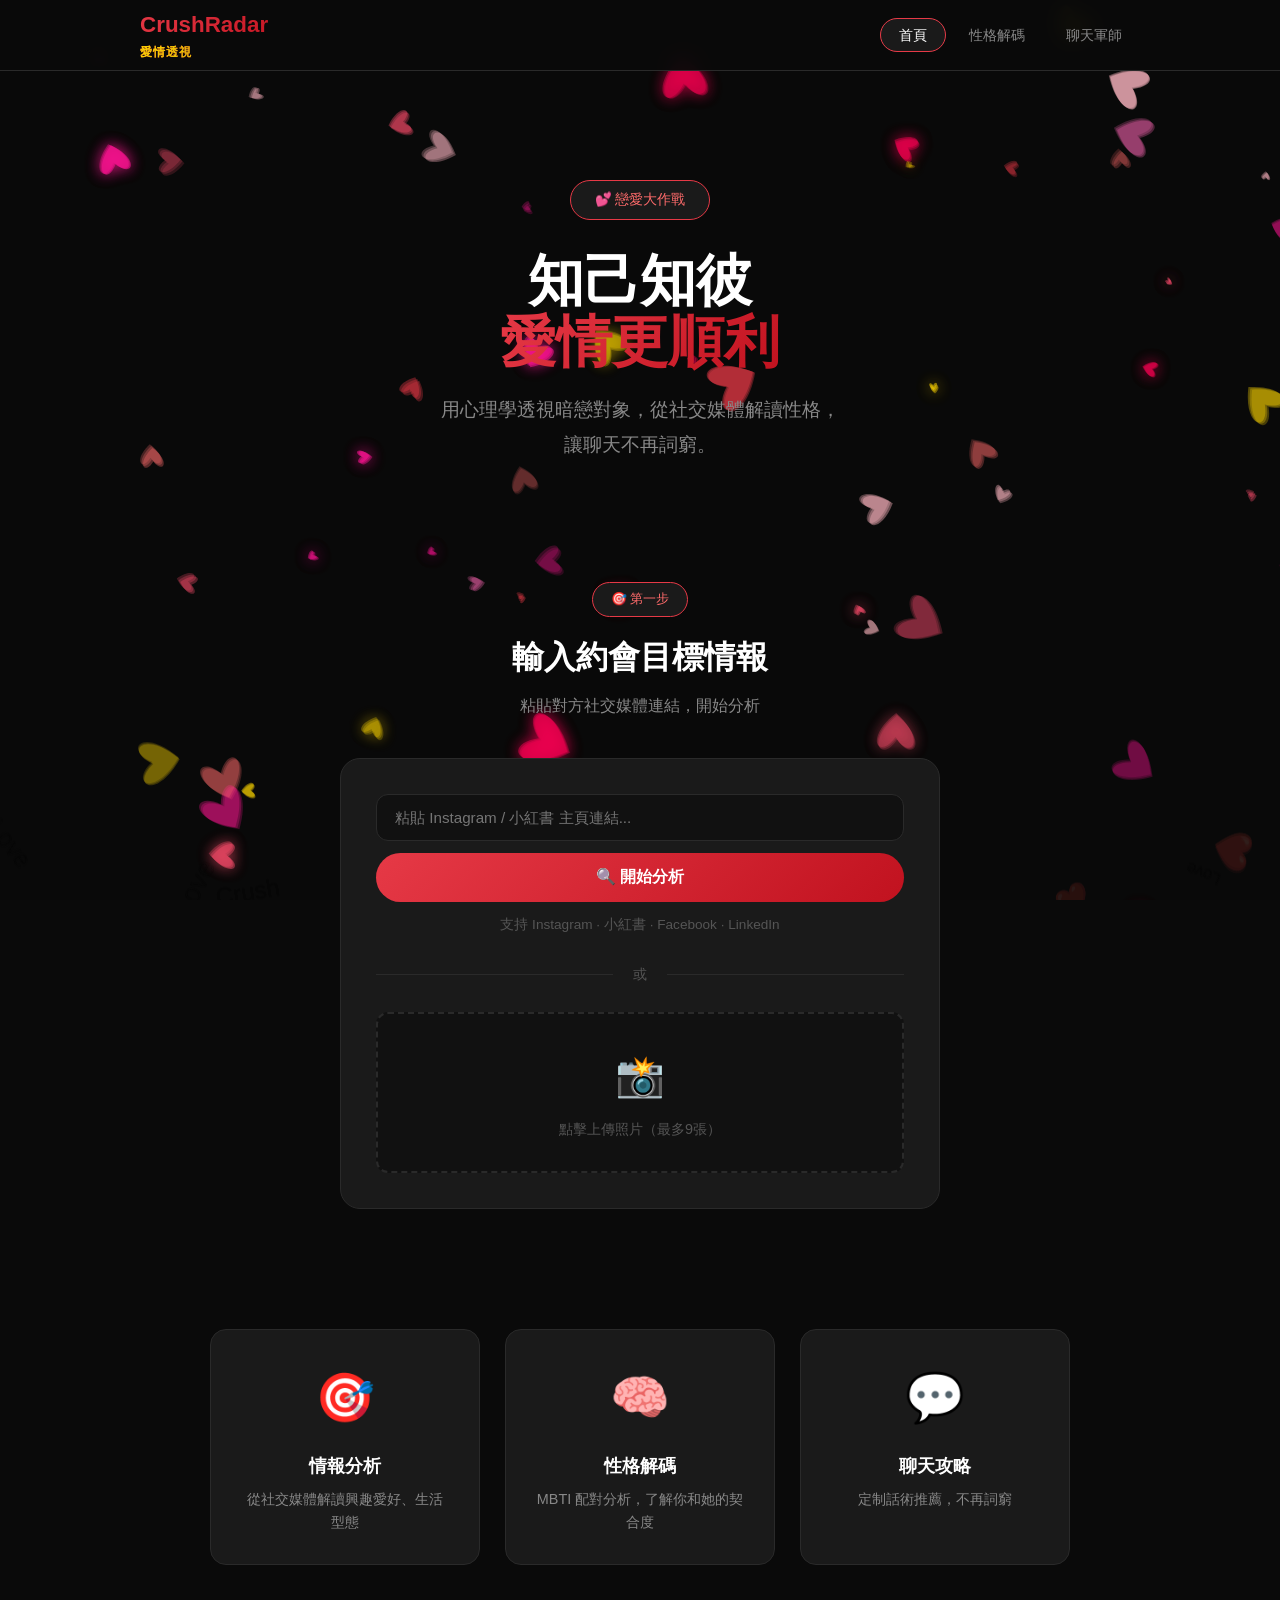
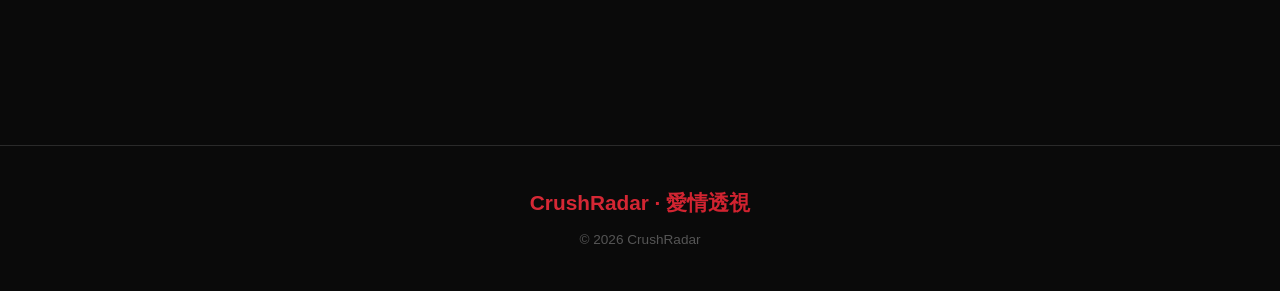
<file: index.html>
<!DOCTYPE html>
<html lang="zh-TW">
<head>
    <meta charset="UTF-8">
    <meta name="viewport" content="width=device-width, initial-scale=1.0">
    <title>CrushRadar · 愛情透視</title>
    <link rel="stylesheet" href="css/style.css">
</head>
<body>

    <!-- 爱心画布背景 -->
    <canvas id="heart-canvas"></canvas>

    <!-- 导航 -->
    <nav class="navbar">
        <div class="nav-container">
            <div class="nav-logo">
                CrushRadar
                <span>愛情透視</span>
            </div>
            <ul class="nav-menu">
                <li><a href="index.html" class="active">首頁</a></li>
                <li><a href="personality.html">性格解碼</a></li>
                <li><a href="chat.html">聊天軍師</a></li>
            </ul>
        </div>
    </nav>

    <!-- 主页内容 -->
    <div class="landing-container">

        <!-- Hero区 -->
        <section class="hero">
            <div class="hero-content">
                <div class="hero-tag">💕 戀愛大作戰</div>
                <h1 class="hero-title">
                    知己知彼<br>
                    <span class="highlight">愛情更順利</span>
                </h1>
                <p class="hero-subtitle">
                    用心理學透視暗戀對象，從社交媒體解讀性格，<br>
                    讓聊天不再詞窮。
                </p>
            </div>
        </section>

        <!-- 情报输入区 -->
        <section class="intel-section">
            <div class="section-header">
                <div class="section-tag">🎯 第一步</div>
                <h2>輸入約會目標情報</h2>
                <p>粘貼對方社交媒體連結，開始分析</p>
            </div>

            <div class="intel-input-card">
                <!-- 社交链接输入 -->
                <div class="input-group">
                    <input
                        type="url"
                        id="social-link-input"
                        placeholder="粘貼 Instagram / 小紅書 主頁連結..."
                        autocomplete="off"
                    >
                    <button id="analyze-btn" class="btn-primary">🔍 開始分析</button>
                </div>
                <p class="input-hint">支持 Instagram · 小紅書 · Facebook · LinkedIn</p>

                <!-- 分隔符 -->
                <div class="or-divider"><span>或</span></div>

                <!-- 图片上传 -->
                <div id="upload-area" class="upload-area">
                    <div class="upload-icon">📸</div>
                    <p>點擊上傳照片（最多9張）</p>
                </div>
                <input type="file" id="file-input" multiple accept="image/*" style="display: none;">
            </div>
        </section>

        <!-- 情报结果展示 -->
        <section class="result-section" id="result-section" style="display: none;">
            <div class="result-card">
                <h3>📊 情報分析報告</h3>

                <div class="result-grid">
                    <div class="result-item">
                        <div class="result-icon">🎮</div>
                        <div class="result-label">興趣圖譜</div>
                        <div class="result-value" id="result-interests">健身 · 咖啡 · 旅行</div>
                    </div>
                    <div class="result-item">
                        <div class="result-icon">🌡️</div>
                        <div class="result-label">情感溫度</div>
                        <div class="result-value" id="result-emotion">空窗期</div>
                    </div>
                    <div class="result-item">
                        <div class="result-icon">🗺️</div>
                        <div class="result-label">活動範圍</div>
                        <div class="result-value" id="result-location">港島區</div>
                    </div>
                    <div class="result-item">
                        <div class="result-icon">📡</div>
                        <div class="result-label">溝通風格</div>
                        <div class="result-value" id="result-comm">間接型</div>
                    </div>
                </div>

                <div class="result-actions">
                    <a href="personality.html" class="btn-primary">🧠 前往性格解碼 →</a>
                </div>
            </div>
        </section>

        <!-- 功能介绍 -->
        <section class="features-section">
            <div class="feature-card">
                <div class="feature-icon">🎯</div>
                <h3>情報分析</h3>
                <p>從社交媒體解讀興趣愛好、生活型態</p>
            </div>
            <div class="feature-card">
                <div class="feature-icon">🧠</div>
                <h3>性格解碼</h3>
                <p>MBTI 配對分析，了解你和她的契合度</p>
            </div>
            <div class="feature-card">
                <div class="feature-icon">💬</div>
                <h3>聊天攻略</h3>
                <p>定制話術推薦，不再詞窮</p>
            </div>
        </section>

    </div>

    <footer>
        <div class="footer-content">
            <div class="footer-logo">CrushRadar · 愛情透視</div>
            <p class="footer-copy">© 2026 CrushRadar</p>
        </div>
    </footer>

    <script src="js/hearts.js"></script>
    <script src="js/dating-intel.js"></script>
</body>
</html>
</file>
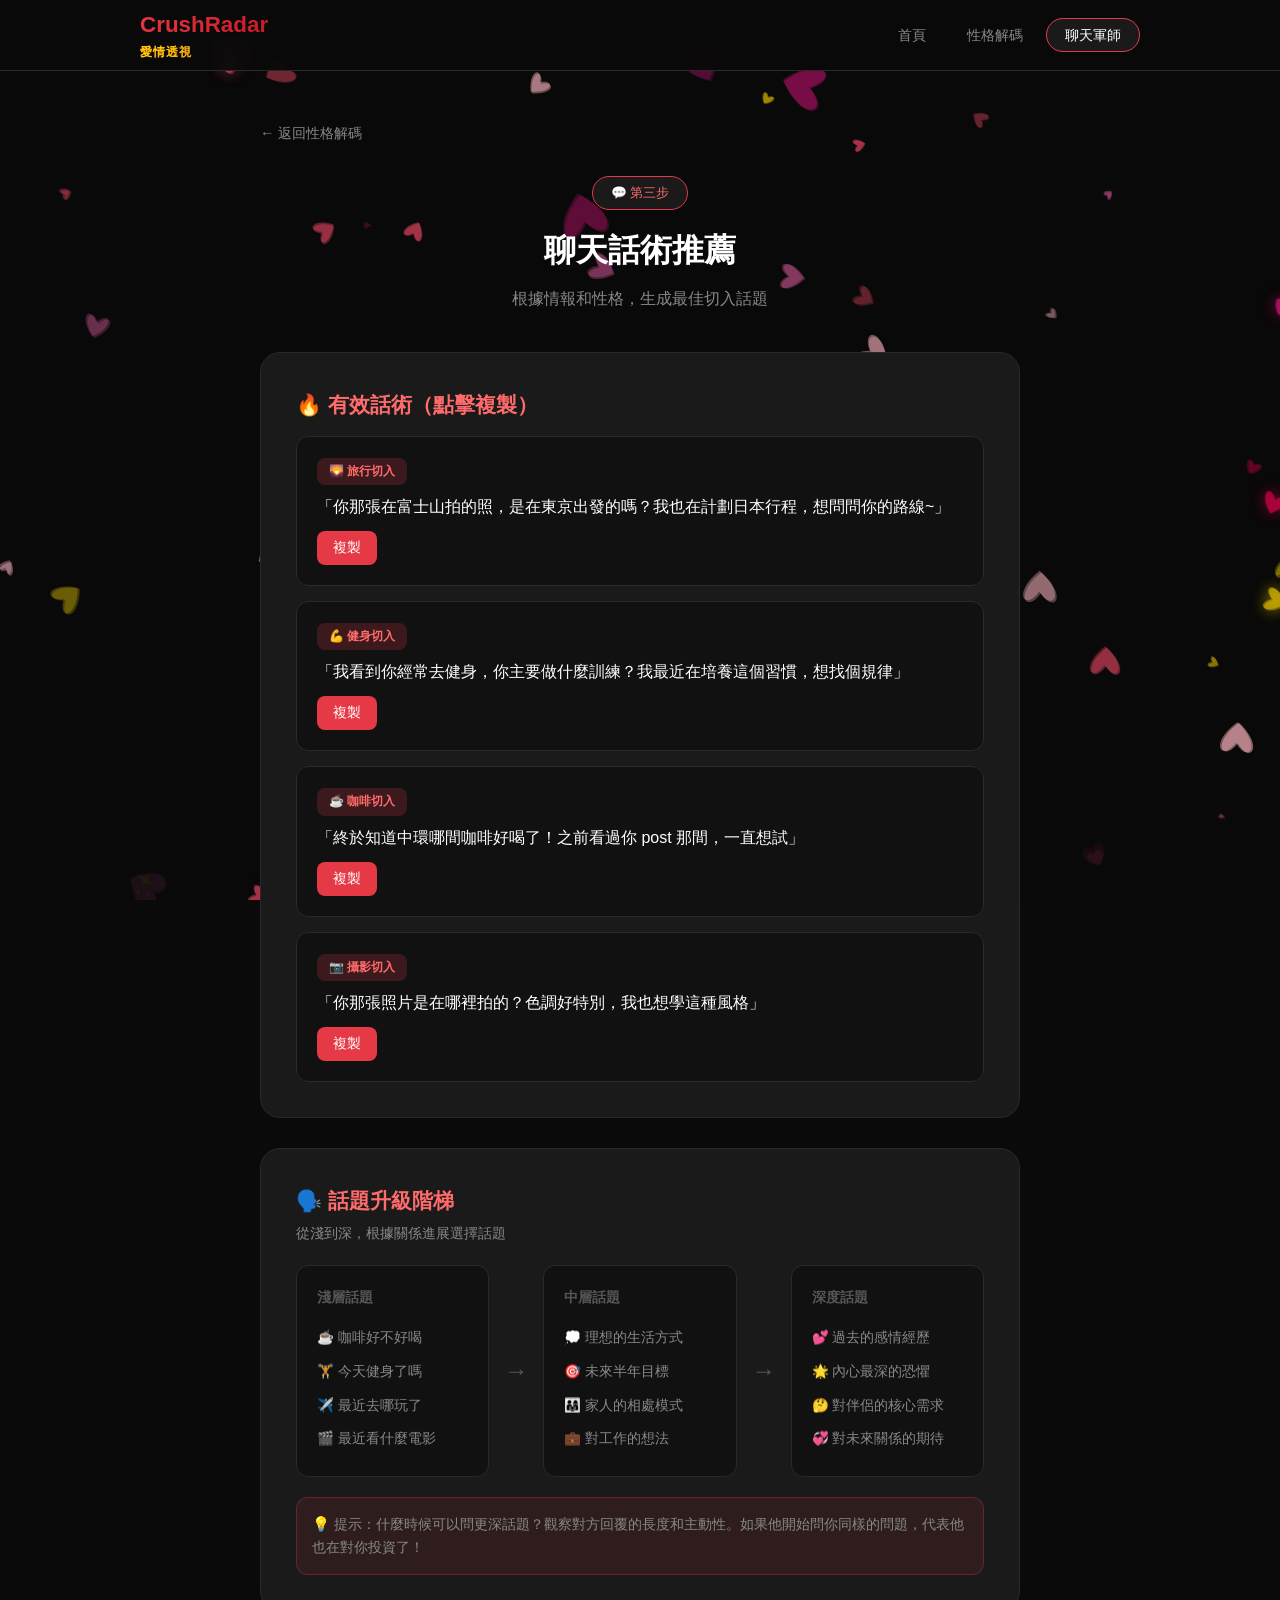
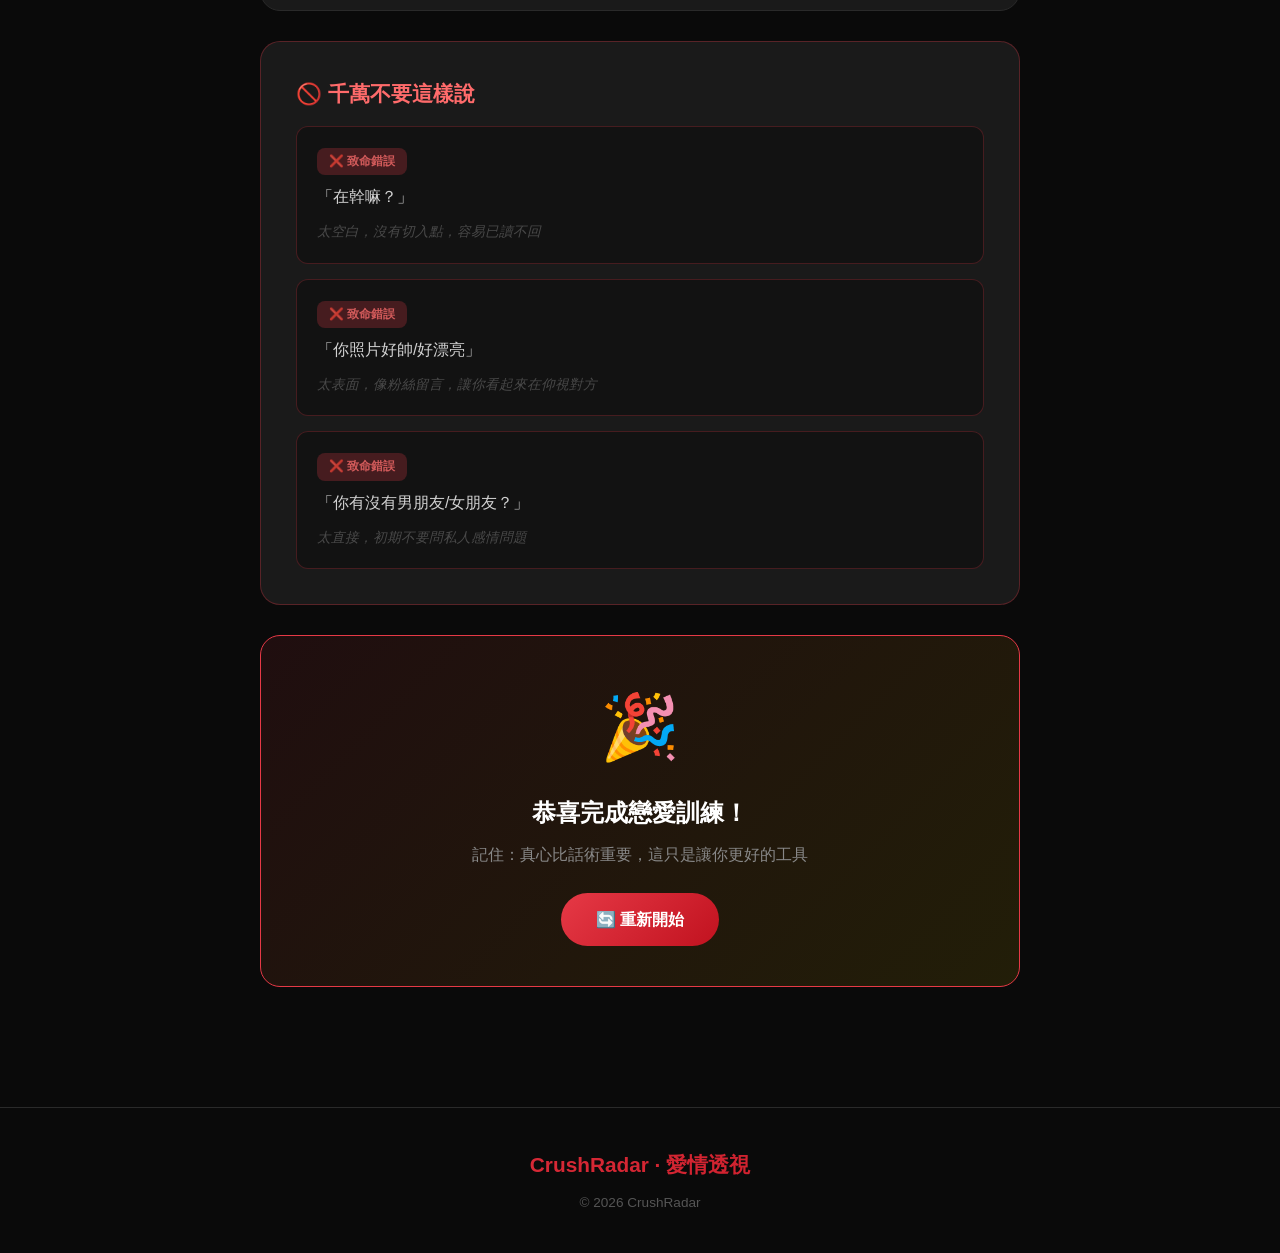
<file: chat.html>
<!DOCTYPE html>
<html lang="zh-TW">
<head>
    <meta charset="UTF-8">
    <meta name="viewport" content="width=device-width, initial-scale=1.0">
    <title>聊天軍師 — CrushRadar</title>
    <link rel="stylesheet" href="css/style.css">
</head>
<body>

    <!-- 爱心画布背景 -->
    <canvas id="heart-canvas"></canvas>

    <!-- 导航 -->
    <nav class="navbar">
        <div class="nav-container">
            <div class="nav-logo">
                CrushRadar
                <span>愛情透視</span>
            </div>
            <ul class="nav-menu">
                <li><a href="index.html">首頁</a></li>
                <li><a href="personality.html">性格解碼</a></li>
                <li><a href="chat.html" class="active">聊天軍師</a></li>
            </ul>
        </div>
    </nav>

    <div class="content-section">

        <div class="back-nav">
            <a href="personality.html" class="back-link">← 返回性格解碼</a>
        </div>

        <div class="section-header">
            <div class="section-tag">💬 第三步</div>
            <h2>聊天話術推薦</h2>
            <p>根據情報和性格，生成最佳切入話題</p>
        </div>

        <!-- 话题分类 -->
        <div class="sub-section">
            <h3>🔥 有效話術（點擊複製）</h3>

            <div class="script-list">
                <div class="script-item" data-text="「你那張在富士山拍的照，是在東京出發的嗎？我也在計劃日本行程，想問問你的路線~」">
                    <span class="script-tag">🌄 旅行切入</span>
                    <p>「你那張在富士山拍的照，是在東京出發的嗎？我也在計劃日本行程，想問問你的路線~」</p>
                    <button class="copy-btn">複製</button>
                </div>

                <div class="script-item" data-text="「我看到你經常去健身，你主要做什麼訓練？我最近在培養這個習慣，想找個規律」">
                    <span class="script-tag">💪 健身切入</span>
                    <p>「我看到你經常去健身，你主要做什麼訓練？我最近在培養這個習慣，想找個規律」</p>
                    <button class="copy-btn">複製</button>
                </div>

                <div class="script-item" data-text="「終於知道中環哪間咖啡好喝了！之前看過你 post 那間，一直想試」">
                    <span class="script-tag">☕ 咖啡切入</span>
                    <p>「終於知道中環哪間咖啡好喝了！之前看過你 post 那間，一直想試」</p>
                    <button class="copy-btn">複製</button>
                </div>

                <div class="script-item" data-text="「你那張照片是在哪裡拍的？色調好特別，我也想學這種風格」">
                    <span class="script-tag">📷 攝影切入</span>
                    <p>「你那張照片是在哪裡拍的？色調好特別，我也想學這種風格」</p>
                    <button class="copy-btn">複製</button>
                </div>
            </div>
        </div>

        <!-- 话题升级阶梯 -->
        <div class="sub-section">
            <h3>🗣️ 話題升級階梯</h3>
            <p class="section-hint">從淺到深，根據關係進展選擇話題</p>

            <div class="ladder-container">
                <div class="ladder-level">
                    <div class="ladder-header">淺層話題</div>
                    <ul>
                        <li>☕ 咖啡好不好喝</li>
                        <li>🏋️ 今天健身了嗎</li>
                        <li>✈️ 最近去哪玩了</li>
                        <li>🎬 最近看什麼電影</li>
                    </ul>
                </div>
                <div class="ladder-arrow">→</div>
                <div class="ladder-level">
                    <div class="ladder-header">中層話題</div>
                    <ul>
                        <li>💭 理想的生活方式</li>
                        <li>🎯 未來半年目標</li>
                        <li>👨‍👩‍👧 家人的相處模式</li>
                        <li>💼 對工作的想法</li>
                    </ul>
                </div>
                <div class="ladder-arrow">→</div>
                <div class="ladder-level">
                    <div class="ladder-header">深度話題</div>
                    <ul>
                        <li>💕 過去的感情經歷</li>
                        <li>🌟 內心最深的恐懼</li>
                        <li>🤔 對伴侶的核心需求</li>
                        <li>💞 對未來關係的期待</li>
                    </ul>
                </div>
            </div>

            <div class="ladder-tip">
                💡 提示：什麼時候可以問更深話題？觀察對方回覆的長度和主動性。如果他開始問你同樣的問題，代表他也在對你投資了！
            </div>
        </div>

        <!-- 要避免的话 -->
        <div class="sub-section avoid-section">
            <h3>🚫 千萬不要這樣說</h3>

            <div class="script-list avoid">
                <div class="script-item avoid">
                    <span class="script-tag danger">❌ 致命錯誤</span>
                    <p>「在幹嘛？」</p>
                    <span class="avoid-reason">太空白，沒有切入點，容易已讀不回</span>
                </div>

                <div class="script-item avoid">
                    <span class="script-tag danger">❌ 致命錯誤</span>
                    <p>「你照片好帥/好漂亮」</p>
                    <span class="avoid-reason">太表面，像粉絲留言，讓你看起來在仰視對方</span>
                </div>

                <div class="script-item avoid">
                    <span class="script-tag danger">❌ 致命錯誤</span>
                    <p>「你有沒有男朋友/女朋友？」</p>
                    <span class="avoid-reason">太直接，初期不要問私人感情問題</span>
                </div>
            </div>
        </div>

        <!-- 完成提示 -->
        <div class="complete-section">
            <div class="complete-icon">🎉</div>
            <h3>恭喜完成戀愛訓練！</h3>
            <p>記住：真心比話術重要，這只是讓你更好的工具</p>
            <a href="index.html" class="btn-primary">🔄 重新開始</a>
        </div>

    </div>

    <footer>
        <div class="footer-content">
            <div class="footer-logo">CrushRadar · 愛情透視</div>
            <p class="footer-copy">© 2026 CrushRadar</p>
        </div>
    </footer>

    <script src="js/hearts.js"></script>
    <script>
    (function() {
        'use strict';

        // 复制功能
        document.querySelectorAll('.copy-btn').forEach(function(btn) {
            btn.addEventListener('click', function() {
                const text = this.closest('.script-item').getAttribute('data-text');

                navigator.clipboard.writeText(text).then(function() {
                    btn.textContent = '✅ 已複製';
                    btn.style.background = 'var(--gold)';

                    // 爱心爆发
                    if (window.heartBurst) {
                        const rect = btn.getBoundingClientRect();
                        window.heartBurst(rect.left + rect.width / 2, rect.top, 10);
                    }

                    setTimeout(function() {
                        btn.textContent = '複製';
                        btn.style.background = '';
                    }, 2000);
                }).catch(function() {
                    btn.textContent = '❌ 失敗';
                    setTimeout(function() {
                        btn.textContent = '複製';
                    }, 2000);
                });
            });
        });

        // 滚动显示动画
        const observer = new IntersectionObserver(function(entries) {
            entries.forEach(function(entry) {
                if (entry.isIntersecting) {
                    entry.target.classList.add('visible');
                }
            });
        }, { threshold: 0.1 });

        document.querySelectorAll('.sub-section').forEach(function(section) {
            observer.observe(section);
        });

    })();
    </script>
</body>
</html>
</file>
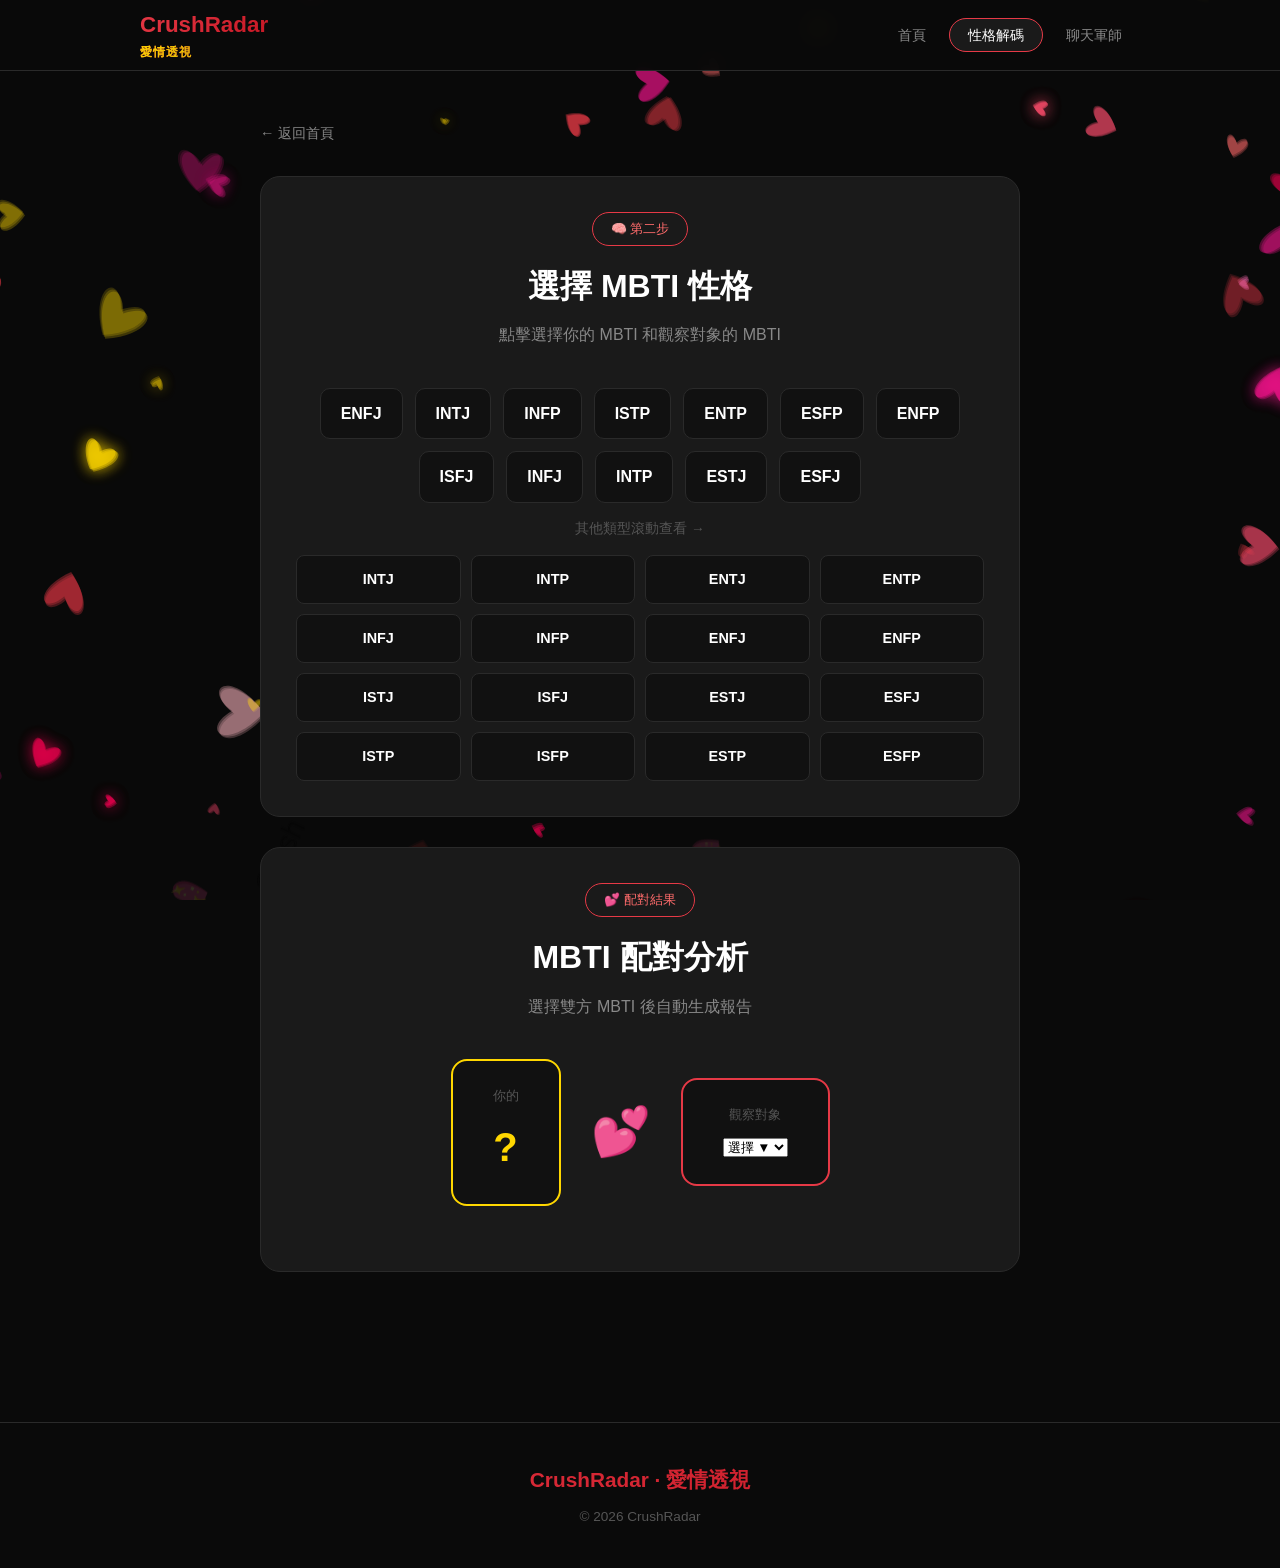
<file: personality.html>
<!DOCTYPE html>
<html lang="zh-TW">
<head>
    <meta charset="UTF-8">
    <meta name="viewport" content="width=device-width, initial-scale=1.0">
    <title>性格解碼 — CrushRadar</title>
    <link rel="stylesheet" href="css/style.css">
</head>
<body>

    <!-- 爱心画布背景 -->
    <canvas id="heart-canvas"></canvas>

    <!-- 导航 -->
    <nav class="navbar">
        <div class="nav-container">
            <div class="nav-logo">
                CrushRadar
                <span>愛情透視</span>
            </div>
            <ul class="nav-menu">
                <li><a href="index.html">首頁</a></li>
                <li><a href="personality.html" class="active">性格解碼</a></li>
                <li><a href="chat.html">聊天軍師</a></li>
            </ul>
        </div>
    </nav>

    <div class="content-section">

        <div class="back-nav">
            <a href="index.html" class="back-link">← 返回首頁</a>
        </div>

        <!-- MBTI选择 -->
        <div class="sub-section">
            <div class="section-header">
                <div class="section-tag">🧠 第二步</div>
                <h2>選擇 MBTI 性格</h2>
                <p>點擊選擇你的 MBTI 和觀察對象的 MBTI</p>
            </div>

            <!-- 简化版MBTI网格（只显示8种常见类型） -->
            <div class="mbti-simple-grid">
                <div class="mbti-btn" data-mbti="ENFJ">ENFJ</div>
                <div class="mbti-btn" data-mbti="INTJ">INTJ</div>
                <div class="mbti-btn" data-mbti="INFP">INFP</div>
                <div class="mbti-btn" data-mbti="ISTP">ISTP</div>
                <div class="mbti-btn" data-mbti="ENTP">ENTP</div>
                <div class="mbti-btn" data-mbti="ESFP">ESFP</div>
                <div class="mbti-btn" data-mbti="ENFP">ENFP</div>
                <div class="mbti-btn" data-mbti="ISFJ">ISFJ</div>
                <div class="mbti-btn" data-mbti="INFJ">INFJ</div>
                <div class="mbti-btn" data-mbti="INTP">INTP</div>
                <div class="mbti-btn" data-mbti="ESTJ">ESTJ</div>
                <div class="mbti-btn" data-mbti="ESFJ">ESFJ</div>
            </div>

            <p class="mbti-more-hint">其他類型滾動查看 →</p>

            <!-- 完整MBTI网格 -->
            <div class="mbti-full-grid">
                <div class="mbti-type" data-mbti="INTJ">INTJ</div>
                <div class="mbti-type" data-mbti="INTP">INTP</div>
                <div class="mbti-type" data-mbti="ENTJ">ENTJ</div>
                <div class="mbti-type" data-mbti="ENTP">ENTP</div>
                <div class="mbti-type" data-mbti="INFJ">INFJ</div>
                <div class="mbti-type" data-mbti="INFP">INFP</div>
                <div class="mbti-type" data-mbti="ENFJ">ENFJ</div>
                <div class="mbti-type" data-mbti="ENFP">ENFP</div>
                <div class="mbti-type" data-mbti="ISTJ">ISTJ</div>
                <div class="mbti-type" data-mbti="ISFJ">ISFJ</div>
                <div class="mbti-type" data-mbti="ESTJ">ESTJ</div>
                <div class="mbti-type" data-mbti="ESFJ">ESFJ</div>
                <div class="mbti-type" data-mbti="ISTP">ISTP</div>
                <div class="mbti-type" data-mbti="ISFP">ISFP</div>
                <div class="mbti-type" data-mbti="ESTP">ESTP</div>
                <div class="mbti-type" data-mbti="ESFP">ESFP</div>
            </div>
        </div>

        <!-- 配对分析 -->
        <div class="sub-section" id="match-section">
            <div class="section-header">
                <div class="section-tag">💕 配對結果</div>
                <h2>MBTI 配對分析</h2>
                <p>選擇雙方 MBTI 後自動生成報告</p>
            </div>

            <!-- 选择显示 -->
            <div class="match-display">
                <div class="match-box user">
                    <span class="match-label">你的</span>
                    <span class="match-value" id="user-mbti">?</span>
                </div>
                <div class="match-heart">💕</div>
                <div class="match-box crush">
                    <span class="match-label">觀察對象</span>
                    <select id="crush-mbti-select">
                        <option value="">選擇 ▼</option>
                        <option value="INTJ">INTJ</option>
                        <option value="INTP">INTP</option>
                        <option value="ENTJ">ENTJ</option>
                        <option value="ENTP">ENTP</option>
                        <option value="INFJ">INFJ</option>
                        <option value="INFP">INFP</option>
                        <option value="ENFJ">ENFJ</option>
                        <option value="ENFP">ENFP</option>
                        <option value="ISTJ">ISTJ</option>
                        <option value="ISFJ">ISFJ</option>
                        <option value="ESTJ">ESTJ</option>
                        <option value="ESFJ">ESFJ</option>
                        <option value="ISTP">ISTP</option>
                        <option value="ISFP">ISFP</option>
                        <option value="ESTP">ESTP</option>
                        <option value="ESFP">ESFP</option>
                    </select>
                </div>
            </div>

            <!-- 配对报告 -->
            <div id="match-report" class="match-report" style="display: none;">
                <div class="match-score">
                    <div class="score-circle">
                        <span id="score-value">--</span>
                        <span class="score-label">%</span>
                    </div>
                    <div class="score-title" id="score-title">相配度</div>
                </div>

                <div class="match-cards">
                    <div class="match-card sweet">
                        <h4>💕 甜蜜點</h4>
                        <ul id="sweet-points"></ul>
                    </div>
                    <div class="match-card warning">
                        <h4>⚠️ 警戒線</h4>
                        <ul id="warning-points"></ul>
                    </div>
                    <div class="match-card tips">
                        <h4>💡 攻略提示</h4>
                        <ul id="tips-points"></ul>
                    </div>
                    <div class="match-card date">
                        <h4>🎯 適合約會</h4>
                        <ul id="date-points"></ul>
                    </div>
                </div>
            </div>

            <!-- 继续按钮 -->
            <div class="continue-actions" style="display: none;" id="continue-actions">
                <a href="chat.html" class="btn-primary">💬 前往聊天攻略 →</a>
            </div>
        </div>

    </div>

    <footer>
        <div class="footer-content">
            <div class="footer-logo">CrushRadar · 愛情透視</div>
            <p class="footer-copy">© 2026 CrushRadar</p>
        </div>
    </footer>

    <script src="js/hearts.js"></script>
    <script>
    (function() {
        'use strict';

        // 配对数据
        const matchData = {
            'ENFJ-INFP': { score: 92, title: '🌟 天作之合', sweet: ['雙方都是理想主義者', 'ENFJ 帶動 INFP 行動力', '喜歡深度交流'], warning: ['ENFJ 太快表達情感', 'INFP 需要獨處時間'], tips: ['不要急確認關係', '尊重對方節奏', '書面訊息更安心'], date: ['安靜咖啡店深聊', '看展覽、聽音樂', '夜間散步'] },
            'ENFP-INTJ': { score: 88, title: '💫 靈魂伴侶', sweet: ['互補型組合', '一起探索可能性', 'INTJ 欣賞 ENFP 熱情'], warning: ['INTJ 需要獨處', 'ENFP 怕被束縛'], tips: ['給彼此空間', '發揮各自優勢', '多溝通'], date: ['創意活動', '旅行探索', '咖啡廳聊天'] },
            'INFJ-ENFP': { score: 85, title: '💘 理想拍檔', sweet: ['深度連接', 'INFJ 引導 ENFP', '共同追尋意義'], warning: ['雙方都不擅長處理衝突', '容易過度理想化'], tips: ['主動表達感受', '學會接受批評', '保持耐心'], date: ['藝術展覽', '深夜長談', '自然風景'] },
            'ENTJ-INFP': { score: 83, title: '💕 相輔相成', sweet: ['ENTJ 彌補 INFP 執行力', '共同成長型', '尊重彼此'], warning: ['ENTJ 過於強勢', 'INFP 容易受傷'], tips: ['ENTJ 放慢腳步', '多聆聽 INFP 感受'], date: ['安靜餐廳', '博物館', '海邊漫步'] },
            'ISFJ-ESFP': { score: 82, title: '💖 溫馨組合', sweet: ['ISFJ 照顧 ESFP', 'ESFP 帶來樂趣', '慢熱但穩定'], warning: ['ESFP 愛熱鬧', 'ISFJ 需要安靜'], tips: ['平衡社交和獨處', 'ISFJ 勇敢表達需求'], date: ['户外活動', '音樂節', '家庭聚會'] },
            'default': { score: 75, title: '💕 潛力組合', sweet: ['需要時間磨合', '發揮各自優勢', '多了解對方'], warning: ['相處時間不足', '需要更多溝通'], tips: ['保持開放心态', '勇於嘗試新事物', '多創造共同回憶'], date: ['咖啡廳見面', '一起做活動', '日常相處'] }
        };

        let userMBTI = null;

        // MBTI按钮点击
        document.querySelectorAll('.mbti-btn, .mbti-type').forEach(function(btn) {
            btn.addEventListener('click', function() {
                const mbti = this.getAttribute('data-mbti');

                // 清除其他选中
                document.querySelectorAll('.mbti-btn, .mbti-type').forEach(b => b.classList.remove('selected'));

                // 高亮选中
                this.classList.add('selected');
                userMBTI = mbti;

                // 更新显示
                document.getElementById('user-mbti').textContent = mbti;

                // 如果对方MBTI也选了，显示报告
                const crushMBTI = document.getElementById('crush-mbti-select').value;
                if (crushMBTI) {
                    showMatchReport(userMBTI, crushMBTI);
                }
            });
        });

        // 对方MBTI选择
        document.getElementById('crush-mbti-select').addEventListener('change', function() {
            if (userMBTI && this.value) {
                showMatchReport(userMBTI, this.value);
            }
        });

        // 显示配对报告
        function showMatchReport(m1, m2) {
            const key = m1 + '-' + m2;
            const revKey = m2 + '-' + m1;
            const data = matchData[key] || matchData[revKey] || matchData['default'];

            // 显示报告区域
            document.getElementById('match-report').style.display = 'block';
            document.getElementById('continue-actions').style.display = 'block';

            // 更新分数
            document.getElementById('score-value').textContent = data.score;
            document.getElementById('score-title').textContent = data.title;

            // 更新列表
            document.getElementById('sweet-points').innerHTML = data.sweet.map(s => '<li>✨ ' + s + '</li>').join('');
            document.getElementById('warning-points').innerHTML = data.warning.map(w => '<li>⚠️ ' + w + '</li>').join('');
            document.getElementById('tips-points').innerHTML = data.tips.map(t => '<li>💡 ' + t + '</li>').join('');
            document.getElementById('date-points').innerHTML = data.date.map(d => '<li>🎯 ' + d + '</li>').join('');

            // 滚动到报告
            document.getElementById('match-report').scrollIntoView({ behavior: 'smooth', block: 'center' });

            // 触发爱心爆发
            if (window.heartBurst) {
                window.heartBurst(window.innerWidth / 2, window.innerHeight / 2, 20);
            }
        }

    })();
    </script>
</body>
</html>
</file>
<file: css/style.css>
/**
 * CrushRadar - Simplified Theme
 * 简化版样式表
 */

:root {
    --bg-primary: #0a0a0a;
    --bg-secondary: #111111;
    --bg-card: #1a1a1a;
    --border: #2a2a2a;
    --text-primary: #ffffff;
    --text-secondary: #888888;
    --text-muted: #555555;
    --red-primary: #e63946;
    --red-light: #ff6b6b;
    --gold: #ffd700;
    --gradient-red: linear-gradient(135deg, #e63946, #c1121f);
    --gradient-gold: linear-gradient(135deg, #ffd700, #b8960c);
}

* { margin: 0; padding: 0; box-sizing: border-box; }

body {
    font-family: 'Segoe UI', 'PingFang SC', 'Microsoft YaHei', sans-serif;
    background-color: var(--bg-primary);
    color: var(--text-primary);
    line-height: 1.6;
}

/* ===== 爱心画布 ===== */
#heart-canvas {
    position: fixed;
    top: 0; left: 0;
    width: 100%; height: 100%;
    z-index: 0;
    pointer-events: none;
}

/* ===== 导航 ===== */
.navbar {
    position: fixed;
    top: 0;
    width: 100%;
    background: rgba(10, 10, 10, 0.95);
    backdrop-filter: blur(10px);
    border-bottom: 1px solid var(--border);
    z-index: 1000;
    padding: 0 30px;
}

.nav-container {
    max-width: 1000px;
    margin: 0 auto;
    display: flex;
    justify-content: space-between;
    align-items: center;
    height: 70px;
}

.nav-logo {
    font-size: 1.4rem;
    font-weight: 800;
    background: var(--gradient-red);
    -webkit-background-clip: text;
    -webkit-text-fill-color: transparent;
}

.nav-logo span {
    font-size: 0.75rem;
    background: var(--gradient-gold);
    -webkit-background-clip: text;
    -webkit-text-fill-color: transparent;
    display: block;
    letter-spacing: 1px;
}

.nav-menu {
    display: flex;
    list-style: none;
    gap: 5px;
}

.nav-menu a {
    color: var(--text-secondary);
    text-decoration: none;
    padding: 8px 18px;
    border-radius: 25px;
    font-size: 0.9rem;
    transition: all 0.3s;
}

.nav-menu a:hover,
.nav-menu a.active {
    color: var(--text-primary);
    background: var(--bg-card);
    border: 1px solid var(--red-primary);
}

/* ===== 主页容器 ===== */
.landing-container {
    max-width: 900px;
    margin: 0 auto;
    padding: 120px 20px 60px;
    position: relative;
    z-index: 1;
}

/* ===== Hero区 ===== */
.hero {
    text-align: center;
    padding: 60px 0;
}

.hero-tag {
    display: inline-block;
    background: var(--bg-card);
    border: 1px solid var(--red-primary);
    color: var(--red-light);
    padding: 8px 24px;
    border-radius: 25px;
    font-size: 0.85rem;
    margin-bottom: 30px;
}

.hero-title {
    font-size: 3.5rem;
    font-weight: 900;
    line-height: 1.1;
    margin-bottom: 20px;
}

.hero-title .highlight {
    background: var(--gradient-red);
    -webkit-background-clip: text;
    -webkit-text-fill-color: transparent;
}

.hero-subtitle {
    font-size: 1.2rem;
    color: var(--text-secondary);
    line-height: 1.8;
}

/* ===== 按钮 ===== */
.btn-primary {
    background: var(--gradient-red);
    color: white;
    padding: 14px 35px;
    border: none;
    border-radius: 50px;
    font-size: 1rem;
    font-weight: 700;
    cursor: pointer;
    text-decoration: none;
    transition: all 0.3s;
    display: inline-block;
}

.btn-primary:hover {
    transform: translateY(-3px);
    box-shadow: 0 8px 30px rgba(230, 57, 70, 0.4);
}

/* ===== 情报输入区 ===== */
.intel-section {
    padding: 60px 0;
}

.section-header {
    text-align: center;
    margin-bottom: 40px;
}

.section-tag {
    display: inline-block;
    background: var(--bg-card);
    border: 1px solid var(--red-primary);
    color: var(--red-light);
    padding: 6px 18px;
    border-radius: 20px;
    font-size: 0.8rem;
    margin-bottom: 15px;
}

.section-header h2 {
    font-size: 2rem;
    font-weight: 700;
    margin-bottom: 10px;
}

.section-header p {
    color: var(--text-secondary);
    font-size: 1rem;
}

.intel-input-card {
    background: var(--bg-card);
    border: 1px solid var(--border);
    border-radius: 20px;
    padding: 35px;
    max-width: 600px;
    margin: 0 auto;
}

.input-group {
    display: flex;
    flex-direction: column;
    gap: 12px;
}

.input-group input {
    width: 100%;
    padding: 14px 18px;
    background: var(--bg-secondary);
    border: 1px solid var(--border);
    border-radius: 12px;
    color: var(--text-primary);
    font-size: 0.95rem;
}

.input-group input:focus {
    outline: none;
    border-color: var(--red-primary);
    box-shadow: 0 0 0 3px rgba(230, 57, 70, 0.2);
}

.input-hint {
    margin-top: 12px;
    font-size: 0.85rem;
    color: var(--text-muted);
    text-align: center;
}

.or-divider {
    text-align: center;
    margin: 25px 0;
    position: relative;
}

.or-divider::before {
    content: '';
    position: absolute;
    top: 50%;
    left: 0;
    right: 0;
    height: 1px;
    background: var(--border);
}

.or-divider span {
    background: var(--bg-card);
    padding: 0 20px;
    color: var(--text-muted);
    font-size: 0.85rem;
    position: relative;
}

.upload-area {
    background: var(--bg-secondary);
    border: 2px dashed var(--border);
    border-radius: 12px;
    padding: 30px;
    text-align: center;
    cursor: pointer;
    transition: all 0.3s;
}

.upload-area:hover {
    border-color: var(--red-primary);
}

.upload-icon {
    font-size: 2.5rem;
    margin-bottom: 10px;
}

.upload-area p {
    color: var(--text-muted);
    font-size: 0.9rem;
}

/* ===== 结果展示 ===== */
.result-section {
    padding: 40px 0;
}

.result-card {
    background: var(--bg-card);
    border: 1px solid var(--border);
    border-radius: 20px;
    padding: 35px;
    max-width: 600px;
    margin: 0 auto;
    text-align: center;
}

.result-card h3 {
    font-size: 1.3rem;
    margin-bottom: 25px;
}

.result-grid {
    display: grid;
    grid-template-columns: repeat(2, 1fr);
    gap: 20px;
    margin-bottom: 25px;
}

.result-item {
    background: var(--bg-secondary);
    border-radius: 12px;
    padding: 20px;
}

.result-icon {
    font-size: 2rem;
    margin-bottom: 8px;
}

.result-label {
    font-size: 0.8rem;
    color: var(--text-muted);
    margin-bottom: 5px;
}

.result-value {
    font-size: 1rem;
    color: var(--red-light);
    font-weight: 600;
}

.result-actions {
    margin-top: 20px;
}

/* ===== 功能介绍 ===== */
.features-section {
    display: grid;
    grid-template-columns: repeat(3, 1fr);
    gap: 25px;
    padding: 60px 0;
}

.feature-card {
    background: var(--bg-card);
    border: 1px solid var(--border);
    border-radius: 16px;
    padding: 30px;
    text-align: center;
    transition: all 0.3s;
}

.feature-card:hover {
    border-color: var(--red-primary);
    transform: translateY(-5px);
}

.feature-icon {
    font-size: 3rem;
    margin-bottom: 15px;
}

.feature-card h3 {
    font-size: 1.1rem;
    margin-bottom: 8px;
}

.feature-card p {
    color: var(--text-secondary);
    font-size: 0.9rem;
}

/* ===== 通用内容区 ===== */
.content-section {
    max-width: 800px;
    margin: 0 auto;
    padding: 120px 20px 60px;
    position: relative;
    z-index: 1;
}

.back-nav {
    margin-bottom: 30px;
}

.back-link {
    color: var(--text-secondary);
    text-decoration: none;
    font-size: 0.9rem;
    transition: color 0.3s;
}

.back-link:hover {
    color: var(--red-primary);
}

.sub-section {
    background: var(--bg-card);
    border: 1px solid var(--border);
    border-radius: 20px;
    padding: 35px;
    margin-bottom: 30px;
}

.sub-section h3 {
    font-size: 1.3rem;
    margin-bottom: 15px;
    color: var(--red-light);
}

.section-hint {
    color: var(--text-secondary);
    font-size: 0.9rem;
    margin-top: -10px;
    margin-bottom: 20px;
}

/* ===== MBTI选择 ===== */
.mbti-simple-grid {
    display: flex;
    flex-wrap: wrap;
    gap: 12px;
    justify-content: center;
    margin-bottom: 15px;
}

.mbti-btn {
    background: var(--bg-secondary);
    border: 1px solid var(--border);
    color: var(--text-primary);
    padding: 12px 20px;
    border-radius: 10px;
    cursor: pointer;
    font-size: 1rem;
    font-weight: 600;
    transition: all 0.3s;
}

.mbti-btn:hover {
    border-color: var(--red-primary);
}

.mbti-btn.selected {
    background: rgba(230, 57, 70, 0.2);
    border-color: var(--red-primary);
    color: var(--red-light);
}

.mbti-more-hint {
    text-align: center;
    color: var(--text-muted);
    font-size: 0.85rem;
    margin-bottom: 15px;
}

.mbti-full-grid {
    display: grid;
    grid-template-columns: repeat(4, 1fr);
    gap: 10px;
}

.mbti-type {
    background: var(--bg-secondary);
    border: 1px solid var(--border);
    border-radius: 8px;
    padding: 12px;
    text-align: center;
    cursor: pointer;
    font-size: 0.9rem;
    font-weight: 600;
    transition: all 0.3s;
}

.mbti-type:hover {
    border-color: var(--red-primary);
}

.mbti-type.selected {
    background: rgba(230, 57, 70, 0.2);
    border-color: var(--red-primary);
    color: var(--red-light);
}

/* ===== 配对结果 ===== */
.match-display {
    display: flex;
    align-items: center;
    justify-content: center;
    gap: 30px;
    margin: 30px 0;
}

.match-box {
    background: var(--bg-secondary);
    border-radius: 16px;
    padding: 25px 40px;
    text-align: center;
}

.match-box.user {
    border: 2px solid var(--gold);
}

.match-box.crush {
    border: 2px solid var(--red-primary);
}

.match-label {
    display: block;
    font-size: 0.8rem;
    color: var(--text-muted);
    margin-bottom: 8px;
}

.match-value {
    font-size: 2.5rem;
    font-weight: 900;
    color: var(--gold);
}

.match-heart {
    font-size: 3rem;
}

.match-dropdown {
    padding: 10px;
    background: var(--bg-card);
    border: 1px solid var(--border);
    border-radius: 8px;
    color: var(--text-primary);
    font-size: 1rem;
    min-width: 120px;
}

/* ===== 配对报告 ===== */
.match-report {
    background: linear-gradient(135deg, rgba(230,57,70,0.1), rgba(255,215,0,0.1));
    border: 1px solid var(--red-primary);
    border-radius: 20px;
    padding: 30px;
    margin-top: 30px;
}

.match-score {
    text-align: center;
    margin-bottom: 25px;
}

.score-circle {
    display: inline-flex;
    align-items: baseline;
    justify-content: center;
    width: 120px;
    height: 120px;
    background: var(--gradient-red);
    border-radius: 50%;
    margin-bottom: 10px;
}

.score-circle span:first-child {
    font-size: 3rem;
    font-weight: 900;
    color: white;
}

.score-label {
    font-size: 1.5rem;
    color: white;
}

.score-title {
    font-size: 1.2rem;
    font-weight: 700;
}

.match-cards {
    display: grid;
    grid-template-columns: repeat(2, 1fr);
    gap: 20px;
}

.match-card {
    background: var(--bg-secondary);
    border-radius: 12px;
    padding: 20px;
}

.match-card.sweet { border-left: 3px solid var(--gold); }
.match-card.warning { border-left: 3px solid var(--red-primary); }
.match-card.tips { border-left: 3px solid var(--red-light); }
.match-card.date { border-left: 3px solid var(--red-primary); }

.match-card h4 {
    font-size: 1rem;
    margin-bottom: 12px;
}

.match-card ul {
    list-style: none;
}

.match-card li {
    padding: 6px 0;
    font-size: 0.9rem;
    color: var(--text-secondary);
}

.continue-actions {
    text-align: center;
    margin-top: 30px;
}

/* ===== 话术列表 ===== */
.script-list {
    display: flex;
    flex-direction: column;
    gap: 15px;
}

.script-item {
    background: var(--bg-secondary);
    border: 1px solid var(--border);
    border-radius: 12px;
    padding: 20px;
    transition: all 0.3s;
}

.script-item:hover {
    border-color: var(--red-primary);
}

.script-tag {
    display: inline-block;
    background: rgba(230,57,70,0.2);
    color: var(--red-light);
    padding: 4px 12px;
    border-radius: 8px;
    font-size: 0.75rem;
    font-weight: 700;
    margin-bottom: 10px;
}

.script-tag.danger {
    background: rgba(230,57,70,0.3);
}

.script-item p {
    font-size: 1rem;
    margin-bottom: 12px;
    line-height: 1.5;
}

.copy-btn {
    background: var(--red-primary);
    color: white;
    border: none;
    padding: 8px 16px;
    border-radius: 8px;
    cursor: pointer;
    font-size: 0.85rem;
    transition: background 0.3s;
}

.copy-btn:hover {
    background: var(--red-light);
}

.script-item.avoid {
    border-color: rgba(230,57,70,0.3);
    opacity: 0.8;
}

.avoid-reason {
    display: block;
    font-size: 0.85rem;
    color: var(--text-muted);
    font-style: italic;
}

.script-item.avoid .script-tag {
    background: rgba(230,57,70,0.3);
}

/* ===== 话题阶梯 ===== */
.ladder-container {
    display: flex;
    gap: 15px;
    margin: 20px 0;
}

.ladder-level {
    flex: 1;
    background: var(--bg-secondary);
    border-radius: 12px;
    padding: 20px;
    border: 1px solid var(--border);
}

.ladder-level:nth-child(2) {
    border-color: var(--gold);
}

.ladder-level:nth-child(4) {
    border-color: var(--red-primary);
}

.ladder-header {
    font-weight: 700;
    font-size: 0.9rem;
    margin-bottom: 12px;
    color: var(--text-muted);
}

.ladder-level:nth-child(2) .ladder-header { color: var(--gold); }
.ladder-level:nth-child(4) .ladder-header { color: var(--red-light); }

.ladder-level ul {
    list-style: none;
}

.ladder-level li {
    padding: 6px 0;
    font-size: 0.85rem;
    color: var(--text-secondary);
}

.ladder-arrow {
    display: flex;
    align-items: center;
    color: var(--text-muted);
    font-size: 1.5rem;
}

.ladder-tip {
    background: rgba(230,57,70,0.1);
    border: 1px solid rgba(230,57,70,0.3);
    border-radius: 12px;
    padding: 15px;
    font-size: 0.9rem;
    color: var(--text-secondary);
    margin-top: 15px;
}

/* ===== 完成提示 ===== */
.complete-section {
    text-align: center;
    padding: 40px;
    background: linear-gradient(135deg, rgba(230,57,70,0.1), rgba(255,215,0,0.1));
    border: 1px solid var(--red-primary);
    border-radius: 20px;
}

.complete-icon {
    font-size: 4rem;
    margin-bottom: 15px;
}

.complete-section h3 {
    font-size: 1.5rem;
    margin-bottom: 10px;
}

.complete-section p {
    color: var(--text-secondary);
    margin-bottom: 25px;
}

/* ===== 避免区 ===== */
.avoid-section {
    border-color: rgba(230,57,70,0.3);
}

/* ===== Footer ===== */
footer {
    text-align: center;
    padding: 40px 20px;
    border-top: 1px solid var(--border);
    margin-top: 60px;
}

.footer-logo {
    font-size: 1.3rem;
    font-weight: 800;
    background: var(--gradient-red);
    -webkit-background-clip: text;
    -webkit-text-fill-color: transparent;
    margin-bottom: 10px;
}

.footer-copy {
    color: var(--text-muted);
    font-size: 0.85rem;
}

/* ===== 响应式 ===== */
@media (max-width: 768px) {
    .hero-title {
        font-size: 2.5rem;
    }

    .features-section {
        grid-template-columns: 1fr;
    }

    .mbti-full-grid {
        grid-template-columns: repeat(2, 1fr);
    }

    .match-display {
        flex-direction: column;
        gap: 15px;
    }

    .match-cards {
        grid-template-columns: 1fr;
    }

    .ladder-container {
        flex-direction: column;
    }

    .ladder-arrow {
        display: none;
    }

    .match-heart {
        font-size: 2rem;
    }
}
</file>
